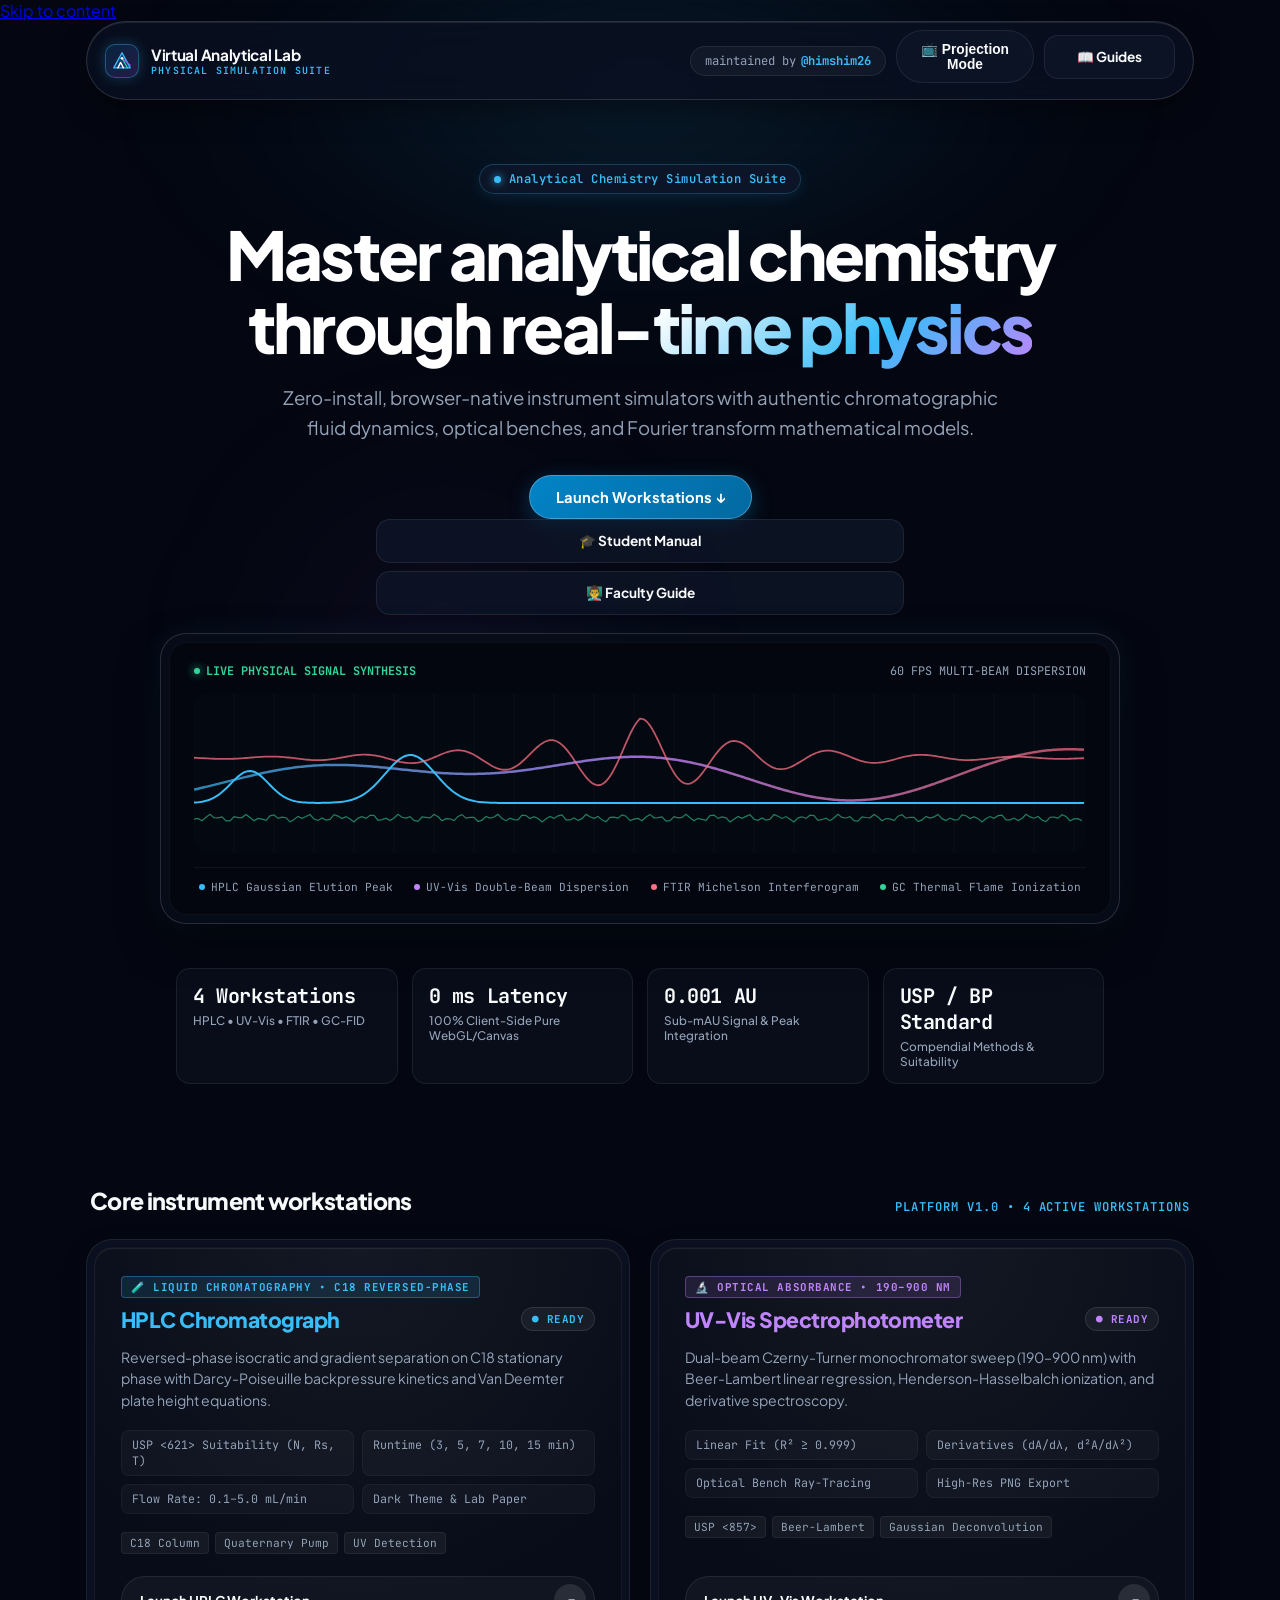
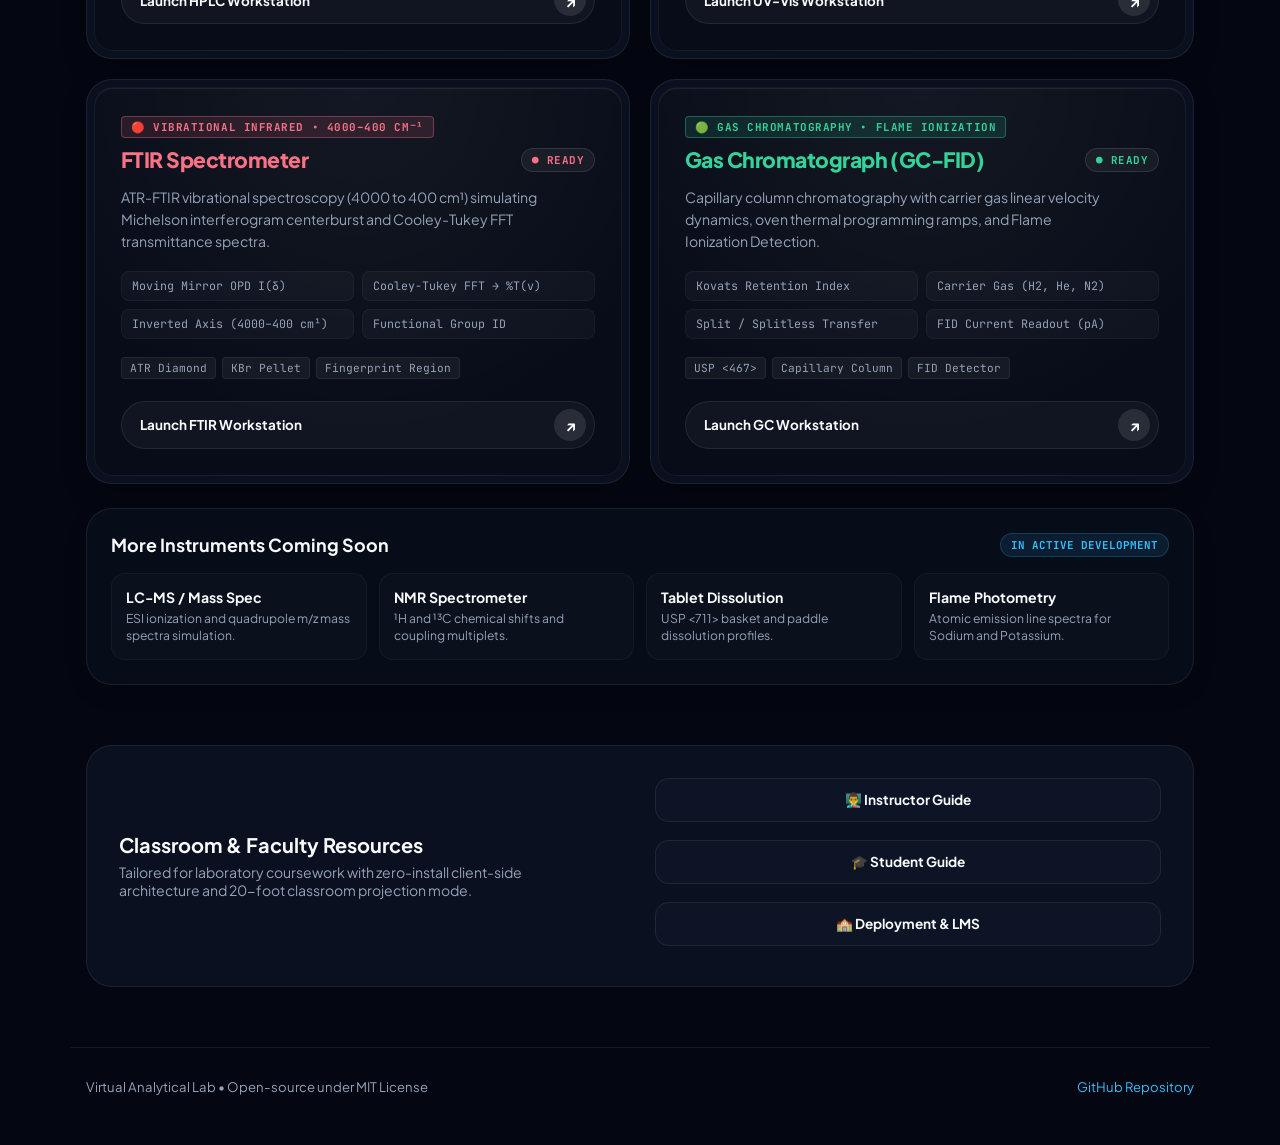
<file: index.html>
<!DOCTYPE html>
<html lang="en">
<head>
  <meta charset="UTF-8">
  <meta name="viewport" content="width=device-width, initial-scale=1.0">
  <title>Virtual Analytical Lab - Educational Simulation Platform</title>
  <meta name="description" content="Master analytical chemistry with free interactive HPLC, UV-Vis, FTIR, and GC-FID simulators featuring authentic physical kinetics, peak integration, and method development.">
  <link rel="canonical" href="https://virtual-analytical-lab.vercel.app/index.html">
  
  <!-- Open Graph / Social Media -->
  <meta property="og:type" content="website">
  <meta property="og:site_name" content="Virtual Analytical Lab">
  <meta property="og:title" content="Virtual Analytical Lab - Educational Simulation Platform">
  <meta property="og:description" content="Master analytical chemistry with free interactive HPLC, UV-Vis, FTIR, and GC-FID simulators with authentic physical rigor.">
  <meta property="og:url" content="https://virtual-analytical-lab.vercel.app/index.html">
  <meta property="og:image" content="https://virtual-analytical-lab.vercel.app/assets/icon-512.png">

  <!-- Twitter Card -->
  <meta name="twitter:card" content="summary_large_image">
  <meta name="twitter:title" content="Virtual Analytical Lab - Educational Simulation Platform">
  <meta name="twitter:description" content="Master analytical chemistry with free interactive HPLC, UV-Vis, FTIR, and GC-FID simulators with authentic physical rigor.">
  <meta name="twitter:image" content="https://virtual-analytical-lab.vercel.app/assets/icon-512.png">

  <!-- JSON-LD Structured Data -->
  <script type="application/ld+json">
  {
    "@context": "https://schema.org",
    "@type": "WebApplication",
    "name": "Virtual Analytical Lab",
    "url": "https://virtual-analytical-lab.vercel.app/index.html",
    "applicationCategory": "EducationalApplication",
    "operatingSystem": "All",
    "browserRequirements": "Requires HTML5/JavaScript",
    "description": "Interactive analytical chemistry simulation suite for HPLC, UV-Vis, FTIR, and GC-FID with authentic instrument physics.",
    "offers": {
      "@type": "Offer",
      "price": "0",
      "priceCurrency": "USD"
    },
    "featureList": [
      "HPLC Reversed-Phase Chromatography Simulator",
      "Double-Beam UV-Vis Spectrophotometer Simulator",
      "FTIR Michelson Interferometer Simulator",
      "GC-FID Capillary Gas Chromatograph Simulator"
    ]
  }
  </script>

  <!-- Google Fonts: Plus Jakarta Sans & JetBrains Mono -->
  <link rel="preconnect" href="https://fonts.googleapis.com">
  <link rel="preconnect" href="https://fonts.gstatic.com" crossorigin>
  <link href="https://fonts.googleapis.com/css2?family=JetBrains+Mono:wght@400;500;600;700&family=Plus+Jakarta+Sans:wght@300;400;500;600;700;800&display=swap" rel="stylesheet">

  <link rel="icon" type="image/svg+xml" href="assets/val-logo-mark.svg">
  <link rel="icon" type="image/x-icon" href="favicon.ico">
  <link rel="manifest" href="manifest.webmanifest">
  <link rel="stylesheet" href="css/global.css">
  
  <style>
    /* ==========================================================================
       DESIGN SYSTEM TOKENS - HIGH-END VISUAL DESIGN (AWWWARDS-TIER)
       ========================================================================== */
    :root {
      --font-sans: 'Plus Jakarta Sans', system-ui, -apple-system, sans-serif;
      --font-mono: 'JetBrains Mono', monospace;

      --bg-base: #040711;
      --bg-surface: #0a1020;
      --bg-surface-elevated: #10192e;
      --bg-card-inner: #070c18;
      
      --border-subtle: rgba(255, 255, 255, 0.08);
      --border-medium: rgba(255, 255, 255, 0.14);
      --border-strong: rgba(255, 255, 255, 0.22);
      
      --text-main: #f8fafc;
      --text-muted: #94a3b8;
      --text-dim: #94a3b8;
      
      --radius-sm: 8px;
      --radius-md: 14px;
      --radius-lg: 20px;
      --radius-xl: 26px;
      --radius-full: 9999px;

      --ease-spring: cubic-bezier(0.32, 0.72, 0, 1);
      --ease-tactile: cubic-bezier(0.16, 1, 0.3, 1);
      --duration-fast: 160ms;
      --duration-normal: 280ms;
      --duration-slow: 450ms;
    }

    body {
      font-family: var(--font-sans);
      background-color: var(--bg-base);
      color: var(--text-main);
      margin: 0;
      padding: 0;
      min-height: 100vh;
      -webkit-font-smoothing: antialiased;
      -moz-osx-font-smoothing: grayscale;
      overflow-x: hidden;
    }

    /* Ambient atmospheric glow mesh */
    .ambient-radial-glow {
      position: fixed;
      top: 0;
      left: 0;
      width: 100%;
      height: 100%;
      pointer-events: none;
      z-index: 0;
      overflow: hidden;
    }
    .glow-orb-primary {
      position: absolute;
      top: -10vw;
      left: 50%;
      transform: translateX(-50%);
      width: 80vw;
      max-width: 1000px;
      height: 450px;
      background: radial-gradient(ellipse at center, rgba(56, 189, 248, 0.12) 0%, rgba(14, 165, 233, 0.04) 45%, transparent 70%);
      filter: blur(60px);
    }
    .glow-orb-secondary {
      position: absolute;
      top: 400px;
      left: 15%;
      width: 500px;
      height: 500px;
      background: radial-gradient(circle, rgba(168, 85, 247, 0.07) 0%, transparent 65%);
      filter: blur(80px);
    }

    /* FLOATING ISLAND NAVIGATION */
    .site-nav-wrap {
      position: sticky;
      top: 20px;
      z-index: 100;
      padding: 0 16px;
      max-width: 1140px;
      margin: 0 auto;
    }
    .site-nav-pill {
      background: rgba(10, 16, 32, 0.78);
      backdrop-filter: blur(20px);
      -webkit-backdrop-filter: blur(20px);
      border: 1px solid var(--border-medium);
      border-radius: var(--radius-full);
      padding: 8px 18px;
      display: flex;
      justify-content: space-between;
      align-items: center;
      box-shadow: 0 12px 32px -8px rgba(0, 0, 0, 0.5), inset 0 1px 1px rgba(255, 255, 255, 0.1);
      transition: border-color var(--duration-fast) ease;
    }
    .site-nav-pill:hover {
      border-color: var(--border-strong);
    }
    .brand-mark {
      display: flex;
      align-items: center;
      gap: 12px;
      text-decoration: none;
      color: inherit;
    }
    .brand-glyph {
      width: 34px;
      height: 34px;
      border-radius: 10px;
      background: linear-gradient(135deg, rgba(2, 132, 199, 0.2), rgba(168, 85, 247, 0.2));
      border: 1px solid rgba(56, 189, 248, 0.35);
      display: flex;
      align-items: center;
      justify-content: center;
      box-shadow: 0 0 14px rgba(56, 189, 248, 0.25);
    }
    .brand-text-group {
      display: flex;
      flex-direction: column;
    }
    .brand-name {
      font-size: 0.96rem;
      font-weight: 700;
      letter-spacing: -0.02em;
      color: var(--text-main);
    }
    .brand-subtitle {
      font-size: 0.62rem;
      font-family: var(--font-mono);
      color: #38bdf8;
      letter-spacing: 0.12em;
      text-transform: uppercase;
      font-weight: 600;
    }
    .nav-actions {
      display: flex;
      align-items: center;
      gap: 10px;
    }
    .nav-maintainer-badge {
      display: inline-flex;
      align-items: center;
      gap: 5px;
      font-size: 0.76rem;
      font-family: var(--font-mono);
      color: var(--text-muted);
      text-decoration: none;
      padding: 6px 14px;
      border-radius: var(--radius-full);
      background: rgba(255, 255, 255, 0.04);
      border: 1px solid rgba(255, 255, 255, 0.08);
      transition: all 0.2s ease;
      white-space: nowrap;
    }
    .nav-maintainer-badge:hover {
      color: #f8fafc;
      background: rgba(56, 189, 248, 0.12);
      border-color: rgba(56, 189, 248, 0.35);
      box-shadow: 0 0 16px rgba(56, 189, 248, 0.2);
      transform: translateY(-1px);
    }
    .nav-maintainer-badge .maintainer-handle {
      color: #38bdf8;
      font-weight: 700;
    }
    .nav-maintainer-badge:hover .maintainer-handle {
      text-decoration: underline;
    }
    @media (max-width: 640px) {
      .nav-maintainer-badge {
        display: none;
      }
    }

    /* HERO SECTION */
    .hero-wrap {
      max-width: 1080px;
      margin: 0 auto;
      padding: 64px 20px 48px;
      text-align: center;
      position: relative;
      z-index: 10;
      display: flex;
      flex-direction: column;
      align-items: center;
    }
    .hero-eyebrow {
      display: inline-flex;
      align-items: center;
      gap: 8px;
      padding: 6px 14px;
      background: rgba(15, 23, 42, 0.85);
      border: 1px solid rgba(56, 189, 248, 0.25);
      border-radius: var(--radius-full);
      font-size: 0.76rem;
      font-family: var(--font-mono);
      font-weight: 600;
      color: #38bdf8;
      letter-spacing: 0.04em;
      margin-bottom: 24px;
      box-shadow: 0 4px 14px rgba(56, 189, 248, 0.1);
    }
    .hero-eyebrow-dot {
      width: 7px;
      height: 7px;
      border-radius: 50%;
      background: #38bdf8;
      box-shadow: 0 0 8px #38bdf8;
      animation: pulseDot 2.4s infinite ease-in-out;
    }
    @keyframes pulseDot {
      0%, 100% { opacity: 0.5; transform: scale(1); }
      50% { opacity: 1; transform: scale(1.3); }
    }

    .hero-headline {
      font-size: clamp(2.4rem, 5.4vw, 4.2rem);
      font-weight: 800;
      line-height: 1.08;
      letter-spacing: -0.04em;
      color: #ffffff;
      margin: 0 0 20px;
      max-width: 20ch;
      text-wrap: balance;
    }
    .hero-headline .gradient-text {
      background: linear-gradient(135deg, #ffffff 30%, #38bdf8 70%, #c084fc 100%);
      -webkit-background-clip: text;
      -webkit-text-fill-color: transparent;
    }

    .hero-subtext {
      text-wrap: pretty;
      font-size: clamp(1rem, 1.8vw, 1.16rem);
      color: var(--text-muted);
      line-height: 1.6;
      margin: 0 0 32px;
      max-width: 52ch;
      text-wrap: balance;
    }

    .hero-ctas {
      display: flex;
      flex-wrap: wrap;
      justify-content: center;
      gap: 14px;
      margin-bottom: 40px;
    }

    /* BUTTONS */
    .btn-primary {
      background: linear-gradient(135deg, #0284c7 0%, #0369a1 100%);
      color: #ffffff;
      padding: 12px 26px;
      border-radius: var(--radius-full);
      font-weight: 700;
      font-size: 0.92rem;
      text-decoration: none;
      border: 1px solid rgba(255, 255, 255, 0.25);
      display: inline-flex;
      align-items: center;
      gap: 8px;
      transition: transform var(--duration-fast) var(--ease-tactile), box-shadow var(--duration-fast) ease;
      cursor: pointer;
      box-shadow: 0 6px 20px rgba(2, 132, 199, 0.35);
    }
    .btn-primary:hover {
      transform: translateY(-2px);
      box-shadow: 0 10px 28px rgba(2, 132, 199, 0.5);
    }
    .btn-secondary {
      background: rgba(15, 23, 42, 0.7);
      color: var(--text-main);
      min-height: 44px;
      padding: 10px 20px;
      border-radius: var(--radius-full);
      font-weight: 600;
      font-size: 0.86rem;
      text-decoration: none;
      border: 1px solid var(--border-subtle);
      display: inline-flex;
      align-items: center;
      justify-content: center;
      gap: 6px;
      transition: border-color var(--duration-fast) ease, transform var(--duration-fast) var(--ease-tactile), background var(--duration-fast) ease;
      cursor: pointer;
    }
    .btn-secondary:hover {
      border-color: var(--border-strong);
      background: rgba(30, 41, 59, 0.7);
      transform: translateY(-1px);
    }
    .btn-secondary.active {
      background: #0284c7;
      color: #ffffff;
      border-color: #38bdf8;
    }
    .btn-primary:active, .btn-secondary:active, .bento-card:active {
      transform: scale(0.98);
    }

    /* LIVING LABORATORY HERO SPECIMEN STAGE */
    .hero-specimen-stage {
      width: 100%;
      max-width: 960px;
      margin: 10px auto 44px;
      background: rgba(8, 13, 25, 0.85);
      border: 1px solid var(--border-medium);
      border-radius: var(--radius-xl);
      padding: 8px;
      box-shadow: 0 20px 50px -12px rgba(0, 0, 0, 0.6), 0 0 30px rgba(56, 189, 248, 0.08);
      position: relative;
      overflow: hidden;
    }
    .hero-specimen-inner {
      background: #03060f;
      border: 1px solid rgba(255, 255, 255, 0.04);
      border-radius: calc(var(--radius-xl) - 8px);
      padding: 20px 24px;
      position: relative;
    }
    .hero-specimen-header {
      display: flex;
      justify-content: space-between;
      align-items: center;
      margin-bottom: 14px;
      font-family: var(--font-mono);
      font-size: 0.74rem;
      color: var(--text-dim);
    }
    .specimen-live-badge {
      display: inline-flex;
      align-items: center;
      gap: 6px;
      color: #34d399;
      font-weight: 700;
    }
    .specimen-live-dot {
      width: 6px;
      height: 6px;
      border-radius: 50%;
      background: #34d399;
      box-shadow: 0 0 8px #34d399;
      animation: pulseDot 1.8s infinite ease-in-out;
    }
    #heroWaveCanvas {
      width: 100%;
      height: 160px;
      display: block;
      border-radius: var(--radius-md);
      background: rgba(5, 10, 20, 0.5);
    }
    .specimen-labels {
      display: flex;
      justify-content: space-around;
      flex-wrap: wrap;
      gap: 12px;
      margin-top: 14px;
      padding-top: 12px;
      border-top: 1px solid rgba(255, 255, 255, 0.05);
      font-family: var(--font-mono);
      font-size: 0.7rem;
      color: var(--text-muted);
    }
    .specimen-pill {
      display: flex;
      align-items: center;
      gap: 6px;
    }
    .specimen-pill-dot {
      width: 6px;
      height: 6px;
      border-radius: 50%;
    }

    /* TELEMETRY METRICS TICKER STRIP */
    .telemetry-ticker {
      display: grid;
      grid-template-columns: repeat(4, 1fr);
      gap: 14px;
      width: 100%;
      max-width: 960px;
      margin: 0 auto 54px;
      padding: 0 16px;
      box-sizing: border-box;
    }
    @media (max-width: 768px) {
      .telemetry-ticker {
        grid-template-columns: repeat(2, 1fr);
      }
    }
    .telemetry-card {
      background: rgba(11, 17, 32, 0.65);
      border: 1px solid var(--border-subtle);
      border-radius: var(--radius-md);
      padding: 14px 16px;
      text-align: left;
    }
    .telemetry-val {
      font-family: var(--font-mono);
      font-size: 1.25rem;
      font-weight: 700;
      color: var(--text-main);
      letter-spacing: -0.02em;
    }
    .telemetry-label {
      font-size: 0.74rem;
      color: var(--text-dim);
      margin-top: 4px;
      font-weight: 500;
    }

    /* BENTO WORKSTATION SECTION */
    .workstations-section {
      max-width: 1140px;
      margin: 0 auto 60px;
      padding: 0 16px;
      width: 100%;
      box-sizing: border-box;
      position: relative;
      z-index: 10;
    }
    .section-header {
      display: flex;
      justify-content: space-between;
      align-items: flex-end;
      margin-bottom: 24px;
      padding: 0 4px;
    }
    .section-title {
      font-size: 1.45rem;
      font-weight: 800;
      color: var(--text-main);
      letter-spacing: -0.03em;
      margin: 0;
    }
    .section-subtitle {
      font-size: 0.76rem;
      color: #38bdf8;
      font-family: var(--font-mono);
      font-weight: 600;
      letter-spacing: 0.08em;
    }

    .bento-grid {
      display: grid;
      grid-template-columns: repeat(2, 1fr);
      gap: 20px;
    }
    @media (max-width: 768px) {
      .bento-grid {
        grid-template-columns: 1fr;
      }
    }

    /* CONCENTRIC DOUBLE-BEZEL BENTO CARDS */
    .bento-card {
      --card-accent: #38bdf8;
      --card-glow: rgba(56, 189, 248, 0.25);
      background: rgba(14, 21, 38, 0.7);
      border: 1px solid var(--border-subtle);
      border-radius: var(--radius-xl);
      padding: 7px;
      text-decoration: none;
      color: inherit;
      display: flex;
      flex-direction: column;
      transition: transform var(--duration-normal) var(--ease-spring), border-color var(--duration-normal) ease, box-shadow var(--duration-normal) ease;
      box-shadow: 0 10px 30px -8px rgba(0, 0, 0, 0.4);
      position: relative;
      cursor: pointer;
    }
    .bento-card.card-hplc {
      --card-accent: #38bdf8;
      --card-glow: rgba(56, 189, 248, 0.35);
      --card-glow-mobile: rgba(56, 189, 248, 0.16);
      --card-border-mobile: rgba(56, 189, 248, 0.5);
    }
    .bento-card.card-uvvis {
      --card-accent: #c084fc;
      --card-glow: rgba(192, 132, 252, 0.35);
      --card-glow-mobile: rgba(192, 132, 252, 0.16);
      --card-border-mobile: rgba(192, 132, 252, 0.5);
    }
    .bento-card.card-ftir {
      --card-accent: #fb7185;
      --card-glow: rgba(251, 113, 133, 0.35);
      --card-glow-mobile: rgba(251, 113, 133, 0.16);
      --card-border-mobile: rgba(251, 113, 133, 0.5);
    }
    .bento-card.card-gc {
      --card-accent: #34d399;
      --card-glow: rgba(52, 211, 153, 0.35);
      --card-glow-mobile: rgba(52, 211, 153, 0.16);
      --card-border-mobile: rgba(52, 211, 153, 0.5);
    }

    .card-category-pill {
      display: inline-flex;
      align-items: center;
      gap: 6px;
      font-size: 0.68rem;
      font-family: var(--font-mono);
      font-weight: 700;
      letter-spacing: 0.05em;
      text-transform: uppercase;
      margin-bottom: 8px;
      padding: 3px 9px;
      border-radius: 4px;
      width: fit-content;
    }
    .card-category-pill.pill-hplc { color: #38bdf8; border: 1px solid rgba(56, 189, 248, 0.35); background: rgba(56, 189, 248, 0.12); }
    .card-category-pill.pill-uvvis { color: #c084fc; border: 1px solid rgba(192, 132, 252, 0.35); background: rgba(192, 132, 252, 0.12); }
    .card-category-pill.pill-ftir { color: #fb7185; border: 1px solid rgba(251, 113, 133, 0.35); background: rgba(251, 113, 133, 0.12); }
    .card-category-pill.pill-gc { color: #34d399; border: 1px solid rgba(52, 211, 153, 0.35); background: rgba(52, 211, 153, 0.12); }

    .bento-card-inner {
      background: radial-gradient(circle at var(--mouse-x, 50%) var(--mouse-y, 0%), rgba(255, 255, 255, 0.05), transparent 75%), var(--bg-card-inner);
      border: 1px solid rgba(255, 255, 255, 0.05);
      border-radius: calc(var(--radius-xl) - 7px);
      padding: 26px;
      height: 100%;
      box-sizing: border-box;
      display: flex;
      flex-direction: column;
      justify-content: space-between;
      box-shadow: inset 0 1px 1px rgba(255, 255, 255, 0.09);
      position: relative;
      overflow: hidden;
    }
    .bento-card:hover {
      transform: translateY(-5px);
      border-color: var(--card-accent);
      box-shadow: 0 18px 40px -10px var(--card-glow);
    }
    .bento-card:hover .bento-card-inner {
      border-color: rgba(255, 255, 255, 0.12);
    }

    @media (max-width: 768px) {
      .bento-card {
        border: 1.5px solid var(--card-border-mobile) !important;
        border-top: 4px solid var(--card-accent) !important;
        box-shadow: 0 8px 24px -6px var(--card-glow), inset 0 1px 0 rgba(255, 255, 255, 0.1) !important;
        margin-bottom: 14px;
      }
      .bento-card-inner {
        padding: 20px 16px;
        background: linear-gradient(180deg, var(--card-glow-mobile) 0%, rgba(11, 17, 32, 0.96) 45%);
        border: 1px solid rgba(255, 255, 255, 0.08);
      }
      .card-instrument-title {
        font-size: 1.25rem !important;
      }
      .btn-nested-action {
        background: rgba(255, 255, 255, 0.08);
        border: 1px solid var(--card-accent) !important;
        color: #ffffff !important;
      }
      .btn-nested-action .btn-nested-icon {
        background: var(--card-accent) !important;
        color: #030712 !important;
      }
    }

    .card-head {
      display: flex;
      justify-content: space-between;
      align-items: center;
      margin-bottom: 12px;
    }
    .card-instrument-title {
      font-size: 1.32rem;
      font-weight: 800;
      color: var(--text-main);
      letter-spacing: -0.025em;
      margin: 0;
    }
    .card-status-badge {
      font-family: var(--font-mono);
      font-size: 0.68rem;
      font-weight: 700;
      color: var(--card-accent);
      background: rgba(255, 255, 255, 0.05);
      border: 1px solid rgba(255, 255, 255, 0.1);
      padding: 4px 10px;
      border-radius: var(--radius-full);
      letter-spacing: 0.04em;
    }

    .card-description {
      text-wrap: pretty;
      font-size: 0.88rem;
      color: var(--text-muted);
      line-height: 1.55;
      margin-bottom: 18px;
    }

    .card-spec-grid {
      display: grid;
      grid-template-columns: repeat(2, 1fr);
      gap: 8px;
      margin-bottom: 18px;
      font-family: var(--font-mono);
      font-size: 0.73rem;
      color: var(--text-muted);
    }
    .card-spec-row {
      background: rgba(255, 255, 255, 0.03);
      border: 1px solid rgba(255, 255, 255, 0.04);
      padding: 6px 10px;
      border-radius: var(--radius-sm);
    }

    .card-tags {
      display: flex;
      flex-wrap: wrap;
      gap: 6px;
      margin-bottom: 22px;
    }
    .tag-item {
      font-size: 0.7rem;
      font-family: var(--font-mono);
      padding: 3px 8px;
      border-radius: 4px;
      background: rgba(255, 255, 255, 0.05);
      color: var(--text-muted);
      border: 1px solid rgba(255, 255, 255, 0.06);
    }

    /* BUTTON-IN-BUTTON KINETIC COIN */
    .btn-nested-action {
      display: flex;
      justify-content: space-between;
      align-items: center;
      background: rgba(255, 255, 255, 0.04);
      border: 1px solid rgba(255, 255, 255, 0.08);
      border-radius: var(--radius-full);
      padding: 7px 8px 7px 18px;
      font-size: 0.84rem;
      font-weight: 700;
      color: var(--text-main);
      transition: background var(--duration-fast) ease, border-color var(--duration-fast) ease;
    }
    .bento-card:hover .btn-nested-action {
      background: var(--card-accent);
      color: #030712;
      border-color: var(--card-accent);
    }
    .btn-nested-icon {
      width: 32px;
      height: 32px;
      border-radius: 50%;
      background: rgba(255, 255, 255, 0.1);
      display: flex;
      align-items: center;
      justify-content: center;
      font-size: 1rem;
      transition: transform var(--duration-normal) var(--ease-spring), background var(--duration-fast) ease;
    }
    .bento-card:hover .btn-nested-icon {
      background: rgba(0, 0, 0, 0.2);
      transform: translate(3px, -3px) scale(1.1);
    }

    /* COMING SOON EXPANSION ROW */
    .teaser-card {
      margin-top: 24px;
      background: rgba(11, 17, 32, 0.6);
      border: 1px solid var(--border-subtle);
      border-radius: var(--radius-xl);
      padding: 24px;
      box-shadow: 0 8px 24px -6px rgba(0, 0, 0, 0.3);
    }
    .teaser-head {
      display: flex;
      justify-content: space-between;
      align-items: center;
      margin-bottom: 16px;
    }
    .teaser-title {
      font-size: 1.12rem;
      font-weight: 700;
      color: var(--text-main);
      margin: 0;
    }
    .teaser-pill {
      font-size: 0.68rem;
      font-family: var(--font-mono);
      font-weight: 700;
      color: #38bdf8;
      background: rgba(56, 189, 248, 0.1);
      border: 1px solid rgba(56, 189, 248, 0.2);
      padding: 4px 10px;
      border-radius: var(--radius-full);
    }
    .teaser-grid {
      display: grid;
      grid-template-columns: repeat(4, 1fr);
      gap: 12px;
    }
    @media (max-width: 768px) {
      .teaser-grid {
        grid-template-columns: 1fr;
      }
    }
    .teaser-box {
      background: rgba(255, 255, 255, 0.02);
      border: 1px solid rgba(255, 255, 255, 0.04);
      border-radius: var(--radius-md);
      padding: 14px;
    }
    .teaser-name {
      font-size: 0.88rem;
      font-weight: 700;
      color: var(--text-main);
      margin-bottom: 4px;
    }
    .teaser-desc {
      text-wrap: pretty;
      font-size: 0.76rem;
      color: var(--text-dim);
      line-height: 1.45;
    }

    /* FACULTY & DOCS SECTION */
    .docs-section {
      max-width: 1140px;
      margin: 0 auto 60px;
      padding: 0 16px;
      box-sizing: border-box;
      position: relative;
      z-index: 10;
    }
    .docs-container {
      background: rgba(14, 21, 38, 0.7);
      border: 1px solid var(--border-subtle);
      border-radius: var(--radius-xl);
      padding: 32px;
      display: flex;
      justify-content: space-between;
      align-items: center;
      flex-wrap: wrap;
      gap: 20px;
    }
    .docs-text h3 {
      font-size: 1.25rem;
      font-weight: 700;
      color: var(--text-main);
      margin: 0 0 6px;
    }
    .docs-text p {
      text-wrap: pretty;
      font-size: 0.88rem;
      color: var(--text-muted);
      margin: 0;
      max-width: 48ch;
    }
    .docs-links {
      display: flex;
      flex-wrap: wrap;
      gap: 10px;
    }
    .btn-guide-trigger {
      cursor: pointer;
      display: inline-flex;
      align-items: center;
      gap: 6px;
      padding: 9px 16px;
      font-size: 0.85rem;
      font-weight: 700;
      border-radius: var(--radius-md);
      font-family: inherit;
      transition: all 0.2s ease;
      text-decoration: none;
    }
    .btn-guide-trigger:hover {
      transform: translateY(-2px);
      box-shadow: 0 6px 16px rgba(56, 189, 248, 0.2);
    }

    /* GUIDE POPUP MODAL STYLING */
    .guide-modal-backdrop {
      position: fixed;
      inset: 0;
      background: rgba(2, 6, 23, 0.85);
      backdrop-filter: blur(12px);
      -webkit-backdrop-filter: blur(12px);
      z-index: 9999;
      display: flex;
      align-items: center;
      justify-content: center;
      padding: 16px;
      opacity: 0;
      pointer-events: none;
      transition: opacity 0.25s ease;
    }
    .guide-modal-backdrop.active {
      opacity: 1;
      pointer-events: auto;
    }
    .guide-modal-dialog {
      background: #0b1120;
      border: 1px solid rgba(56, 189, 248, 0.35);
      box-shadow: 0 25px 60px -12px rgba(0, 0, 0, 0.9), 0 0 40px rgba(56, 189, 248, 0.15);
      border-radius: 16px;
      width: 100%;
      max-width: 900px;
      max-height: 88vh;
      display: flex;
      flex-direction: column;
      transform: scale(0.96) translateY(12px);
      transition: transform 0.25s cubic-bezier(0.16, 1, 0.3, 1);
      overflow: hidden;
    }
    .guide-modal-backdrop.active .guide-modal-dialog {
      transform: scale(1) translateY(0);
    }
    .guide-modal-header {
      padding: 16px 20px;
      background: linear-gradient(135deg, rgba(2, 132, 199, 0.15) 0%, rgba(15, 23, 42, 0.95) 100%);
      border-bottom: 1px solid rgba(56, 189, 248, 0.2);
      display: flex;
      justify-content: space-between;
      align-items: center;
      gap: 12px;
    }
    .guide-modal-tabs {
      display: flex;
      gap: 6px;
      padding: 10px 20px;
      background: #020810;
      border-bottom: 1px solid #1e293b;
      overflow-x: auto;
    }
    .guide-tab-btn {
      padding: 6px 14px;
      font-size: 0.8rem;
      font-family: var(--font-mono);
      font-weight: 700;
      border-radius: 6px;
      border: 1px solid #334155;
      background: rgba(255, 255, 255, 0.04);
      color: #94a3b8;
      cursor: pointer;
      white-space: nowrap;
      transition: all 0.15s ease;
    }
    .guide-tab-btn.active {
      background: rgba(56, 189, 248, 0.2);
      border-color: #38bdf8;
      color: #38bdf8;
    }
    .guide-modal-body {
      padding: 24px;
      overflow-y: auto;
      color: #cbd5e1;
      font-size: 0.88rem;
      line-height: 1.6;
    }
    .guide-modal-body h2 { color: #f8fafc; font-size: 1.25rem; margin-top: 0; margin-bottom: 12px; border-bottom: 1px solid #1e293b; padding-bottom: 8px; }
    .guide-modal-body h3 { color: #38bdf8; font-size: 1.05rem; margin-top: 20px; margin-bottom: 8px; font-family: var(--font-mono); }
    .guide-modal-body table { width: 100%; border-collapse: collapse; margin: 14px 0; font-size: 0.8rem; }
    .guide-modal-body th, .guide-modal-body td { border: 1px solid #334155; padding: 8px 10px; text-align: left; }
    .guide-modal-body th { background: #0b1120; color: #38bdf8; font-family: var(--font-mono); }
    .guide-modal-body tr:nth-child(even) { background: rgba(255, 255, 255, 0.02); }
    .guide-modal-body pre { background: #020810; border: 1px solid #1e293b; border-radius: 6px; padding: 12px; overflow-x: auto; font-family: var(--font-mono); font-size: 0.78rem; color: #34d399; }
    .guide-modal-footer {
      padding: 12px 20px;
      background: #020810;
      border-top: 1px solid #1e293b;
      display: flex;
      justify-content: space-between;
      align-items: center;
      flex-wrap: wrap;
      gap: 10px;
    }

    /* FOOTER */
    .site-footer {
      max-width: 1140px;
      margin: 0 auto;
      padding: 30px 16px 50px;
      border-top: 1px solid var(--border-subtle);
      display: flex;
      justify-content: space-between;
      align-items: center;
      flex-wrap: wrap;
      gap: 16px;
      font-size: 0.82rem;
      color: var(--text-dim);
      position: relative;
      z-index: 10;
    }
    .site-footer a {
      color: #38bdf8;
      text-decoration: none;
    }
    .site-footer a:hover {
      text-decoration: underline;
    }

    /* Staggered Scroll Animation Elements */
    .reveal-on-scroll {
      opacity: 0;
      transform: translateY(24px);
      transition: opacity 0.7s var(--ease-spring), transform 0.7s var(--ease-spring);
    }
    .reveal-on-scroll.revealed {
      opacity: 1;
      transform: translateY(0);
    }

    /* PROJECTION MODE HIGH-CONTRAST CLASSROOM INVERSION */
    body.projection-mode {
      --bg-base: #ffffff;
      --bg-surface: #f1f5f9;
      --bg-surface-elevated: #e2e8f0;
      --bg-card-inner: #ffffff;
      --border-subtle: #cbd5e1;
      --border-medium: #94a3b8;
      --border-strong: #475569;
      --text-main: #000000;
      --text-muted: #334155;
      --text-dim: #475569;
    }
    body.projection-mode .ambient-radial-glow {
      display: none;
    }
    body.projection-mode .site-nav-pill,
    body.projection-mode .hero-specimen-stage,
    body.projection-mode .bento-card,
    body.projection-mode .teaser-card,
    body.projection-mode .docs-container {
      background: #ffffff;
      border-color: #94a3b8;
      box-shadow: 0 4px 16px rgba(0, 0, 0, 0.08);
    }
    body.projection-mode .hero-headline .gradient-text {
      background: none;
      -webkit-text-fill-color: #000000;
      color: #000000;
    }
    body.projection-mode #heroWaveCanvas {
      background: #f8fafc;
    }
  </style>
</head>
<body>

  <!-- Skip link for accessibility -->
  <a class="skip-link" href="#mainContent">Skip to content</a>

  <!-- Ambient background glow mesh -->
  <div class="ambient-radial-glow" aria-hidden="true">
    <div class="glow-orb-primary"></div>
    <div class="glow-orb-secondary"></div>
  </div>

  <!-- FLOATING ISLAND NAVIGATION -->
  <header class="site-nav-wrap">
    <nav class="site-nav-pill" aria-label="Main Navigation">
      <a class="brand-mark" href="index.html">
        <div class="brand-glyph" aria-hidden="true">
          <svg width="22" height="22" viewBox="0 0 32 32" fill="none" xmlns="http://www.w3.org/2000/svg">
            <path d="M16 4L28 26H4L16 4Z" stroke="#38bdf8" stroke-width="2" stroke-linejoin="round" fill="rgba(2, 132, 199, 0.25)"/>
            <path d="M16 12L24 26" stroke="#34d399" stroke-width="1.8" stroke-linecap="round"/>
            <path d="M16 12L28 22" stroke="#a855f7" stroke-width="1.5" stroke-linecap="round"/>
            <path d="M10 26L14 18L18 26" stroke="#ffffff" stroke-width="2" stroke-linecap="round" stroke-linejoin="round"/>
            <circle cx="16" cy="12" r="2" fill="#ffffff"/>
          </svg>
        </div>
        <div class="brand-text-group">
          <div class="brand-name">Virtual Analytical Lab</div>
          <div class="brand-subtitle">PHYSICAL SIMULATION SUITE</div>
        </div>
      </a>
      <div class="nav-actions">
        <a href="https://himshim.github.io/" target="_blank" rel="noopener" class="nav-maintainer-badge" title="Maintained by @himshim26 (himshim.github.io)">
          maintained by <span class="maintainer-handle">@himshim26</span>
        </a>
        <button id="toggleProjectionBtn" class="btn-secondary" aria-label="Toggle 20-foot classroom projection mode">
          📺 Projection Mode
        </button>
        <button type="button" class="btn-secondary btn-guide-trigger" onclick="window.openGuideModal('student')">
          📖 Guides
        </button>
      </div>
    </nav>
  </header>

  <!-- HERO SECTION -->
  <section class="hero-wrap">
    <div class="hero-eyebrow">
      <span class="hero-eyebrow-dot"></span>
      Analytical Chemistry Simulation Suite
    </div>

    <h1 class="hero-headline">
      Master analytical chemistry through <span class="gradient-text">real-time physics</span>
    </h1>

    <p class="hero-subtext">
      Zero-install, browser-native instrument simulators with authentic chromatographic fluid dynamics, optical benches, and Fourier transform mathematical models.
    </p>

    <!-- HERO ACTION BUTTONS -->
    <div class="hero-actions">
      <a href="#workstations" class="btn-primary">
        Launch Workstations ↓
      </a>
      <button type="button" class="btn-secondary btn-guide-trigger" onclick="window.openGuideModal('student')">
        🎓 Student Manual
      </button>
      <button type="button" class="btn-secondary btn-guide-trigger" onclick="window.openGuideModal('instructor')">
        👨‍🏫 Faculty Guide
      </button>
    </div>

    <!-- LIVING LABORATORY HERO SPECIMEN STAGE -->
    <div class="hero-specimen-stage" aria-label="Interactive Physics Signal Demonstration">
      <div class="hero-specimen-inner">
        <div class="hero-specimen-header">
          <div class="specimen-live-badge">
            <span class="specimen-live-dot"></span>
            LIVE PHYSICAL SIGNAL SYNTHESIS
          </div>
          <div>60 FPS MULTI-BEAM DISPERSION</div>
        </div>
        <canvas id="heroWaveCanvas" role="img" aria-label="Real-time multi-beam physical signal synthesis demonstrating HPLC chromatographic elution peaks, UV-Vis double-beam optical dispersion, FTIR Michelson interferogram centerburst, and GC thermal flame ionization."></canvas>
        <div class="specimen-labels">
          <div class="specimen-pill"><span class="specimen-pill-dot" style="background:#38bdf8"></span> HPLC Gaussian Elution Peak</div>
          <div class="specimen-pill"><span class="specimen-pill-dot" style="background:#c084fc"></span> UV-Vis Double-Beam Dispersion</div>
          <div class="specimen-pill"><span class="specimen-pill-dot" style="background:#fb7185"></span> FTIR Michelson Interferogram</div>
          <div class="specimen-pill"><span class="specimen-pill-dot" style="background:#34d399"></span> GC Thermal Flame Ionization</div>
        </div>
      </div>
    </div>

    <!-- COMPENDIAL TELEMETRY TICKER -->
    <div class="telemetry-ticker">
      <div class="telemetry-card">
        <div class="telemetry-val">4 Workstations</div>
        <div class="telemetry-label">HPLC • UV-Vis • FTIR • GC-FID</div>
      </div>
      <div class="telemetry-card">
        <div class="telemetry-val">0 ms Latency</div>
        <div class="telemetry-label">100% Client-Side Pure WebGL/Canvas</div>
      </div>
      <div class="telemetry-card">
        <div class="telemetry-val">0.001 AU</div>
        <div class="telemetry-label">Sub-mAU Signal &amp; Peak Integration</div>
      </div>
      <div class="telemetry-card">
        <div class="telemetry-val">USP / BP Standard</div>
        <div class="telemetry-label">Compendial Methods &amp; Suitability</div>
      </div>
    </div>
  </section>

  <!-- BENTO WORKSTATION SECTION -->
  <main class="workstations-section" id="workstations">
    <div class="section-header">
      <div>
        <h2 class="section-title">Core instrument workstations</h2>
      </div>
      <div class="section-subtitle">PLATFORM V1.0 • 4 ACTIVE WORKSTATIONS</div>
    </div>

    <div class="bento-grid">

      <!-- 1. HPLC CHROMATOGRAPH -->
      <a class="workstation-card bento-card card-hplc reveal-on-scroll" href="instruments/hplc/index.html" aria-label="Launch HPLC Workstation">
        <div class="bento-card-inner">
          <div>
            <div class="card-category-pill pill-hplc">🧪 LIQUID CHROMATOGRAPHY • C18 REVERSED-PHASE</div>
            <div class="card-head">
              <h3 class="card-instrument-title" style="color:#38bdf8;">HPLC Chromatograph</h3>
              <span class="card-status-badge">● READY</span>
            </div>
            <p class="card-description">
              Reversed-phase isocratic and gradient separation on C18 stationary phase with Darcy-Poiseuille backpressure kinetics and Van Deemter plate height equations.
            </p>
            <div class="card-spec-grid">
              <div class="card-spec-row">USP &lt;621&gt; Suitability (N, Rs, T)</div>
              <div class="card-spec-row">Runtime (3, 5, 7, 10, 15 min)</div>
              <div class="card-spec-row">Flow Rate: 0.1–5.0 mL/min</div>
              <div class="card-spec-row">Dark Theme &amp; Lab Paper</div>
            </div>
            <div class="card-tags">
              <span class="tag-item">C18 Column</span>
              <span class="tag-item">Quaternary Pump</span>
              <span class="tag-item">UV Detection</span>
            </div>
          </div>
          <div class="btn-nested-action">
            <span>Launch HPLC Workstation</span>
            <div class="btn-nested-icon">↗</div>
          </div>
        </div>
      </a>

      <!-- 2. UV-VIS SPECTROPHOTOMETER -->
      <a class="workstation-card bento-card card-uvvis reveal-on-scroll" href="instruments/uvvis/index.html" aria-label="Launch UV-Vis Spectrophotometer">
        <div class="bento-card-inner">
          <div>
            <div class="card-category-pill pill-uvvis">🔬 OPTICAL ABSORBANCE • 190–900 NM</div>
            <div class="card-head">
              <h3 class="card-instrument-title" style="color:#c084fc;">UV-Vis Spectrophotometer</h3>
              <span class="card-status-badge">● READY</span>
            </div>
            <p class="card-description">
              Dual-beam Czerny-Turner monochromator sweep (190–900 nm) with Beer-Lambert linear regression, Henderson-Hasselbalch ionization, and derivative spectroscopy.
            </p>
            <div class="card-spec-grid">
              <div class="card-spec-row">Linear Fit (R&sup2; &ge; 0.999)</div>
              <div class="card-spec-row">Derivatives (dA/d&lambda;, d&sup2;A/d&lambda;&sup2;)</div>
              <div class="card-spec-row">Optical Bench Ray-Tracing</div>
              <div class="card-spec-row">High-Res PNG Export</div>
            </div>
            <div class="card-tags">
              <span class="tag-item">USP &lt;857&gt;</span>
              <span class="tag-item">Beer-Lambert</span>
              <span class="tag-item">Gaussian Deconvolution</span>
            </div>
          </div>
          <div class="btn-nested-action">
            <span>Launch UV-Vis Workstation</span>
            <div class="btn-nested-icon">↗</div>
          </div>
        </div>
      </a>

      <!-- 3. FTIR SPECTROMETER -->
      <a class="workstation-card bento-card card-ftir reveal-on-scroll" href="instruments/ftir/index.html" aria-label="Launch FTIR Spectrometer">
        <div class="bento-card-inner">
          <div>
            <div class="card-category-pill pill-ftir">🔴 VIBRATIONAL INFRARED • 4000–400 CM⁻¹</div>
            <div class="card-head">
              <h3 class="card-instrument-title" style="color:#fb7185;">FTIR Spectrometer</h3>
              <span class="card-status-badge">● READY</span>
            </div>
            <p class="card-description">
              ATR-FTIR vibrational spectroscopy (4000 to 400 cm&sup1;) simulating Michelson interferogram centerburst and Cooley-Tukey FFT transmittance spectra.
            </p>
            <div class="card-spec-grid">
              <div class="card-spec-row">Moving Mirror OPD I(&delta;)</div>
              <div class="card-spec-row">Cooley-Tukey FFT &rarr; %T(&nu;)</div>
              <div class="card-spec-row">Inverted Axis (4000–400 cm&sup1;)</div>
              <div class="card-spec-row">Functional Group ID</div>
            </div>
            <div class="card-tags">
              <span class="tag-item">ATR Diamond</span>
              <span class="tag-item">KBr Pellet</span>
              <span class="tag-item">Fingerprint Region</span>
            </div>
          </div>
          <div class="btn-nested-action">
            <span>Launch FTIR Workstation</span>
            <div class="btn-nested-icon">↗</div>
          </div>
        </div>
      </a>

      <!-- 4. GAS CHROMATOGRAPH (GC-FID) -->
      <a class="workstation-card bento-card card-gc reveal-on-scroll" href="instruments/gc/index.html" aria-label="Launch Gas Chromatograph">
        <div class="bento-card-inner">
          <div>
            <div class="card-category-pill pill-gc">🟢 GAS CHROMATOGRAPHY • FLAME IONIZATION</div>
            <div class="card-head">
              <h3 class="card-instrument-title" style="color:#34d399;">Gas Chromatograph (GC-FID)</h3>
              <span class="card-status-badge">● READY</span>
            </div>
            <p class="card-description">
              Capillary column chromatography with carrier gas linear velocity dynamics, oven thermal programming ramps, and Flame Ionization Detection.
            </p>
            <div class="card-spec-grid">
              <div class="card-spec-row">Kovats Retention Index</div>
              <div class="card-spec-row">Carrier Gas (H2, He, N2)</div>
              <div class="card-spec-row">Split / Splitless Transfer</div>
              <div class="card-spec-row">FID Current Readout (pA)</div>
            </div>
            <div class="card-tags">
              <span class="tag-item">USP &lt;467&gt;</span>
              <span class="tag-item">Capillary Column</span>
              <span class="tag-item">FID Detector</span>
            </div>
          </div>
          <div class="btn-nested-action">
            <span>Launch GC Workstation</span>
            <div class="btn-nested-icon">↗</div>
          </div>
        </div>
      </a>

    </div>

    <!-- COMING SOON EXPANSION ROW -->
    <div class="teaser-card reveal-on-scroll">
      <div class="teaser-head">
        <h3 class="teaser-title">More Instruments Coming Soon</h3>
        <span class="teaser-pill">IN ACTIVE DEVELOPMENT</span>
      </div>
      <div class="teaser-grid">
        <div class="teaser-box">
          <div class="teaser-name">LC-MS / Mass Spec</div>
          <div class="teaser-desc">ESI ionization and quadrupole m/z mass spectra simulation.</div>
        </div>
        <div class="teaser-box">
          <div class="teaser-name">NMR Spectrometer</div>
          <div class="teaser-desc">&sup1;H and &sup1;&sup3;C chemical shifts and coupling multiplets.</div>
        </div>
        <div class="teaser-box">
          <div class="teaser-name">Tablet Dissolution</div>
          <div class="teaser-desc">USP &lt;711&gt; basket and paddle dissolution profiles.</div>
        </div>
        <div class="teaser-box">
          <div class="teaser-name">Flame Photometry</div>
          <div class="teaser-desc">Atomic emission line spectra for Sodium and Potassium.</div>
        </div>
      </div>
    </div>
  </main>

  <!-- FACULTY & CLASSROOM DEPLOYMENT -->
  <section class="docs-section" aria-label="Faculty Resources">
    <div class="docs-container">
      <div class="docs-text">
        <h3>Classroom &amp; Faculty Resources</h3>
        <p>
          Tailored for laboratory coursework with zero-install client-side architecture and 20-foot classroom projection mode.
        </p>
      </div>
      <div class="docs-links">
        <button type="button" class="btn-secondary btn-guide-trigger" onclick="window.openGuideModal('instructor')">👨‍🏫 Instructor Guide</button>
        <button type="button" class="btn-secondary btn-guide-trigger" onclick="window.openGuideModal('student')">🎓 Student Guide</button>
        <button type="button" class="btn-secondary btn-guide-trigger" onclick="window.openGuideModal('deployment')">🏫 Deployment &amp; LMS</button>
      </div>
    </div>
  </section>

  <!-- FOOTER -->
  <footer class="site-footer">
    <div>
      Virtual Analytical Lab • Open-source under MIT License
    </div>
    <div>
      <a href="https://github.com/himshim/virtual-analytical-lab" target="_blank" rel="noopener">GitHub Repository</a>
    </div>
  </footer>

  <!-- INTERACTIVE RESOURCE GUIDE MODAL POPUP -->
  <dialog id="guideModal" class="guide-modal" aria-labelledby="guideModalTitle">
    <div class="guide-modal-dialog">
      <!-- Modal Header -->
      <div class="guide-modal-header">
        <div>
          <h2 id="guideModalTitle" style="margin:0; font-size:1.15rem; color:#f8fafc; font-family:var(--font-mono); font-weight:800;">
            📖 Resource Guides &amp; Classroom Manuals
          </h2>
          <span style="font-size:0.75rem; color:#94a3b8;">Virtual Analytical Lab Documentation Suite</span>
        </div>
        <button type="button" id="closeGuideModalBtn" aria-label="Close resource guides dialog" onclick="window.closeGuideModal()" style="background:rgba(255,255,255,0.06); border:1px solid #334155; color:#f8fafc; width:32px; height:32px; border-radius:50%; font-size:1rem; cursor:pointer; display:flex; align-items:center; justify-content:center; transition:background 0.15s ease;">✕</button>
      </div>

      <!-- Modal Tabs -->
      <div class="guide-modal-tabs" role="tablist" aria-label="Documentation Categories">
        <button type="button" class="guide-tab-btn active" id="guideTabBtn-student" role="tab" aria-selected="true" aria-controls="guideContent-student" onclick="window.switchGuideTab('student')">🎓 Student Manual</button>
        <button type="button" class="guide-tab-btn" id="guideTabBtn-instructor" role="tab" aria-selected="false" aria-controls="guideContent-instructor" onclick="window.switchGuideTab('instructor')">👨‍🏫 Instructor &amp; Faculty Guide</button>
        <button type="button" class="guide-tab-btn" id="guideTabBtn-deployment" role="tab" aria-selected="false" aria-controls="guideContent-deployment" onclick="window.switchGuideTab('deployment')">🏫 Deployment &amp; LMS Integration</button>
      </div>

      <!-- Modal Content Body -->
      <div class="guide-modal-body" id="guideModalBody">

        <!-- TAB 1: STUDENT MANUAL -->
        <div id="guideContent-student" class="guide-content-panel" role="tabpanel" aria-labelledby="guideTabBtn-student">
          <h2>🎓 Student Practical &amp; Laboratory Manual</h2>
          <p>A complete step-by-step practical manual for mastering pharmaceutical and chemical instrumental analysis on <strong>Virtual Analytical Lab</strong>.</p>
          
          <h3>1. 🔬 Standard Laboratory Operating Procedure (SOP)</h3>
          <ol style="padding-left:20px; line-height:1.6; margin:0 0 16px 0;">
            <li><strong>Select Workstation &amp; Analyte:</strong> Choose your target instrument (<strong>HPLC</strong>, <strong>UV-Vis</strong>, <strong>FTIR</strong>, or <strong>GC-FID</strong>) and select a pharmacopoeial sample compound (e.g. Paracetamol, Caffeine, Aspirin, Ibuprofen, Quinine).</li>
            <li><strong>Formulate a Hypothesis:</strong> Predict physical effects before moving sliders. (e.g., <em>"Increasing % Acetonitrile from 40% to 60% will shorten retention time by decreasing mobile phase polarity"</em>).</li>
            <li><strong>Execute Acquisition:</strong>
              <ul style="padding-left:18px; margin:4px 0;">
                <li><strong>UV-Vis:</strong> Place reference cuvette, click <strong>Record Blank</strong>, then click <strong>Run Wavelength Sweep</strong>.</li>
                <li><strong>FTIR:</strong> Collect <strong>Background Scan</strong> ($I_0$), place sample on ATR crystal, and click <strong>Acquire %Transmittance</strong>.</li>
                <li><strong>HPLC:</strong> Click <strong>Prime Pump</strong>, adjust flow rate &amp; mobile phase %B, click <strong>Inject Sample &amp; Start Run</strong>.</li>
                <li><strong>GC-FID:</strong> Set oven temperature program &amp; carrier gas, click <strong>Inject Sample &amp; Start GC Run</strong>.</li>
              </ul>
            </li>
            <li><strong>Interpret Features:</strong> Check peak symmetry ($T \approx 1.0$), resolution ($R_s \ge 1.5$), plate count ($N$), or functional group bands. Use <strong>Tab 3: Learn Hub</strong> in each simulator for live calculators.</li>
            <li><strong>Log Data:</strong> Record retention times and absorbances in the built-in <strong>Notebook</strong> and export high-res PNG or CSV reports.</li>
          </ol>

          <h3>2. 📐 Essential Equations &amp; Compendial Formulas</h3>
          <table>
            <thead>
              <tr><th>Instrument</th><th>Core Equation</th><th>Significance / Standard</th></tr>
            </thead>
            <tbody>
              <tr><td><strong>UV-Vis</strong></td><td>$A = \varepsilon \cdot c \cdot l = -\log_{10}(I/I_0)$</td><td>Beer-Lambert Law (USP &lt;857&gt; Linearity $R^2 \ge 0.999$)</td></tr>
              <tr><td><strong>HPLC</strong></td><td>$R_s = \frac{\sqrt{N}}{4}\left(\frac{\alpha-1}{\alpha}\right)\left(\frac{k'_2}{1+k'_2}\right)$</td><td>Purnell Resolution ($R_s \ge 1.5$ Baseline USP Pass)</td></tr>
              <tr><td><strong>FTIR</strong></td><td>$d_p = \frac{1}{2\pi \tilde{\nu} n_1 \sqrt{\sin^2\theta - (n_2/n_1)^2}}$</td><td>ATR Evanescent Penetration Depth ($\approx 0.5–2.0\,\mu\text{m}$)</td></tr>
              <tr><td><strong>GC-FID</strong></td><td>$I = 100 [z + \frac{\log t'_Rx - \log t'_Rz}{\log t'_R(z+1) - \log t'_Rz}]$</td><td>Kovats Retention Index ($n$-alkane scale $C_5 \to C_{24}$)</td></tr>
            </tbody>
          </table>

          <h3>3. 🚨 Common Artifacts &amp; Troubleshooting Guide</h3>
          <table>
            <thead><tr><th>Symptom</th><th>Probable Cause</th><th>Corrective Action</th></tr></thead>
            <tbody>
              <tr><td style="color:#f87171;">HPLC Peak Tailing ($T > 1.5$)</td><td>Basic amine interacting with acidic silanols</td><td>Add triethylamine (TEA) modifier or drop pH to 2.5</td></tr>
              <tr><td style="color:#fbbf24;">HPLC Peak Fronting ($T < 0.9$)</td><td>Column mass overload / strong sample solvent</td><td>Dilute sample 10x or dissolve directly in mobile phase</td></tr>
              <tr><td style="color:#f87171;">UV-Vis Flat Top ($A > 2.0$)</td><td>Monochromator stray light / detector saturation</td><td>Dilute sample to enter $0.2 - 1.5\text{ AU}$ linear range</td></tr>
              <tr><td style="color:#38bdf8;">FTIR Spike at $2349\text{ cm}^{-1}$</td><td>Atmospheric $\text{CO}_2$ purge imbalance</td><td>Acquire fresh background scan and purge bench</td></tr>
              <tr><td style="color:#fbbf24;">GC Broad Late Peaks</td><td>Isothermal temperature too low for high-boilers</td><td>Switch from Isothermal to Linear Temperature Program</td></tr>
            </tbody>
          </table>
        </div>

        <!-- TAB 2: INSTRUCTOR GUIDE -->
        <div id="guideContent-instructor" class="guide-content-panel" role="tabpanel" aria-labelledby="guideTabBtn-instructor" style="display:none;">
          <h2>👨‍🏫 Instructor &amp; Faculty Guide</h2>
          <p>Comprehensive pedagogical guidance for teaching undergraduate and postgraduate chemistry and pharmacy laboratory courses.</p>

          <h3>1. 🎯 Educational Objectives &amp; Curriculum Mapping</h3>
          <table>
            <thead><tr><th>Instrument</th><th>Core Theoretical Principles</th><th>Compendial Standard</th></tr></thead>
            <tbody>
              <tr><td><strong>HPLC</strong></td><td>C18 reversed-phase partitioning, Van Deemter kinetics, LSS gradient model</td><td>USP &lt;621&gt; System Suitability</td></tr>
              <tr><td><strong>UV-Vis</strong></td><td>Beer-Lambert law, Henderson-Hasselbalch shifts, derivative spectroscopy</td><td>USP &lt;857&gt; Linearity &amp; Stray Light</td></tr>
              <tr><td><strong>FTIR</strong></td><td>Vibrational dipole moments, Michelson interferometry, ATR $d_p$ depth</td><td>ASTM E1421 Polystyrene Calibration</td></tr>
              <tr><td><strong>GC-FID</strong></td><td>Golay capillary efficiency, carrier gas kinetics ($N_2, He, H_2$), ECN</td><td>USP &lt;467&gt; Residual Solvents</td></tr>
            </tbody>
          </table>

          <h3>2. 💡 Recommended Classroom Workflows</h3>
          <p>• <strong>Predict-Observe-Explain (POE) Framework:</strong> Have students predict shifts before adjusting %B or oven ramps, observe live signals, and explain using physical equations.<br/>
          • <strong>Blind Unknown Identification:</strong> Assign unknown codes from our 14+ compound library. Students verify identity via $\lambda_{\max}$, functional group IR zones, and retention factors ($k'$ / $I$).</p>

          <h3>3. 🖥️ Teaching Tools &amp; Projection Mode</h3>
          <p>• <strong>20-Foot Projection Mode:</strong> Toggle Projection Mode in the header for high-contrast, enlarged typography and thick graph lines readable from the back of lecture halls.<br/>
          • <strong>Live Learn Hubs (Tab 3):</strong> Use interactive Van Deemter / Golay calculators and Purnell resolution sandboxes for engaging live demonstrations.</p>

          <h3>4. 📝 5 Ready-to-Use Practical Assignments</h3>
          <ol style="padding-left:20px; line-height:1.6; margin:0;">
            <li><strong>UV-Vis Assay &amp; pH Shift:</strong> Quantitate Paracetamol ($R^2 \ge 0.999$) and observe Phenol Red bathochromic shift ($430 \to 560\text{ nm}$).</li>
            <li><strong>HPLC Separation Optimization:</strong> Achieve baseline separation ($R_s \ge 1.5$) of Paracetamol + Caffeine by tuning flow rate and % Acetonitrile.</li>
            <li><strong>FTIR Carbonyl Ladder:</strong> Differentiate Esters, Ketones, and Amides ($1650 - 1750\text{ cm}^{-1}$) and demonstrate ATR $d_p$ wavelength dependence.</li>
            <li><strong>GC Carrier Gas Comparison:</strong> Compare $N_2$ vs $He$ vs $H_2$ on DB-5 capillary column to prove why Hydrogen enables $2\times$ faster run times.</li>
            <li><strong>Kovats Retention Index Calculation:</strong> Calculate Kovats Index ($I$) for Limonene and Toluene using homologous $n$-alkane calibration anchors.</li>
          </ol>
        </div>

        <!-- TAB 3: DEPLOYMENT GUIDE -->
        <div id="guideContent-deployment" class="guide-content-panel" role="tabpanel" aria-labelledby="guideTabBtn-deployment" style="display:none;">
          <h2>🏫 Classroom &amp; Campus Deployment Guide</h2>
          <p>Technical guide for IT Administrators, Lab Instructors, and Academic Technologists deploying <strong>Virtual Analytical Lab</strong>.</p>

          <h3>1. ⚡ Architecture Highlights</h3>
          <p>• <strong>100% Client-Side Pure Execution:</strong> All numerical simulations, FFT transforms, and Canvas renderers execute in the student's browser. Zero backend server load.<br/>
          • <strong>Zero Framework Bloat:</strong> Pure vanilla JavaScript ES modules and HTML5 standards.<br/>
          • <strong>Offline &amp; Low-Bandwidth Resilient:</strong> Works seamlessly without active internet once loaded.</p>

          <h3>2. 🚀 Deployment Options</h3>
          <p><strong>Option 1: Live Cloud Production (Zero Setup)</strong><br/>
          Direct students to: <code style="color:#38bdf8;">https://virtual-analytical-lab.vercel.app/</code></p>

          <p><strong>Option 2: Local LAN Classroom Server (Air-Gapped Labs)</strong><br/>
          Run a 1-line server on the instructor's PC for offline computer labs:</p>
          <pre><code>npx serve ./ -p 8080   # Using Node.js
# OR
python -m http.server 8080   # Using Python 3</code></pre>

          <p><strong>Option 3: Progressive Web App (PWA) Offline Installation</strong><br/>
          Click <strong>Install Virtual Analytical Lab</strong> in Chrome/Edge or <em>Add to Home Screen</em> on Safari iPad for standalone offline operation.</p>

          <h3>3. 💻 Learning Management System (LMS) Iframe Embedding</h3>
          <p>Embed any workstation or the full platform inside <strong>Canvas LMS</strong>, <strong>Moodle</strong>, <strong>Blackboard Learn</strong>, or <strong>Google Classroom</strong>:</p>
          <pre><code>&lt;iframe 
  src="https://virtual-analytical-lab.vercel.app/" 
  width="100%" 
  height="850px" 
  style="border:1px solid #334155; border-radius:12px; box-shadow:0 10px 30px rgba(0,0,0,0.5);" 
  allow="fullscreen" 
  title="Virtual Analytical Lab"&gt;
&lt;/iframe&gt;</code></pre>
        </div>

      </div>

      <!-- Modal Footer Actions -->
      <div class="guide-modal-footer">
        <div style="display:flex; gap:8px;">
          <button type="button" class="btn-secondary" id="copyGuideBtn" onclick="window.copyCurrentGuide()" style="padding:6px 12px; font-size:0.78rem; font-weight:700; cursor:pointer;">📋 Copy Guide Markdown</button>
          <button type="button" class="btn-secondary" onclick="window.print()" style="padding:6px 12px; font-size:0.78rem; font-weight:700; cursor:pointer;">🖨️ Print / Save PDF</button>
        </div>
        <button type="button" class="btn-primary" onclick="window.closeGuideModal()" style="padding:6px 18px; font-size:0.8rem; font-weight:700; cursor:pointer;">Close Guide</button>
      </div>
    </div>
  </div>

  <!-- CONTROLS, SPOTLIGHT, HERO WAVE & GUIDE MODAL SCRIPT -->
  <script type="module">
    // 1. Guide Modal Controller Functions (exposed to window)
    let currentGuideTab = 'student';

    window.openGuideModal = function(tabName = 'student') {
      const modal = document.getElementById('guideModal');
      if (modal) {
        modal.classList.add('active');
        document.body.style.overflow = 'hidden';
        window.switchGuideTab(tabName);
      }
    };

    window.closeGuideModal = function() {
      const modal = document.getElementById('guideModal');
      if (modal) {
        modal.classList.remove('active');
        document.body.style.overflow = '';
      }
    };

    window.switchGuideTab = function(tabName) {
      currentGuideTab = tabName;
      document.querySelectorAll('.guide-tab-btn').forEach(btn => btn.classList.remove('active'));
      document.querySelectorAll('.guide-content-panel').forEach(panel => panel.style.display = 'none');

      const btn = document.getElementById(`guideTabBtn-${tabName}`);
      const panel = document.getElementById(`guideContent-${tabName}`);
      if (btn) btn.classList.add('active');
      if (panel) panel.style.display = 'block';

      // Scroll modal body to top
      const body = document.getElementById('guideModalBody');
      if (body) body.scrollTop = 0;
    };

    window.copyCurrentGuide = function() {
      const panel = document.getElementById(`guideContent-${currentGuideTab}`);
      if (!panel) return;
      const text = panel.innerText || panel.textContent;
      navigator.clipboard.writeText(text).then(() => {
        const btn = document.getElementById('copyGuideBtn');
        if (btn) {
          const original = btn.textContent;
          btn.textContent = '✓ Copied to Clipboard!';
          btn.style.color = '#34d399';
          setTimeout(() => {
            btn.textContent = original;
            btn.style.color = '';
          }, 2000);
        }
      });
    };

    // Close modal on Escape or backdrop click
    document.addEventListener('keydown', (e) => {
      if (e.key === 'Escape') window.closeGuideModal();
    });
    const modalBackdrop = document.getElementById('guideModal');
    if (modalBackdrop) {
      modalBackdrop.addEventListener('click', (e) => {
        if (e.target === modalBackdrop) window.closeGuideModal();
      });
    }

    // 2. Dynamic Cursor Spotlight on Bento Cards
    document.querySelectorAll('.bento-card').forEach(card => {
      card.addEventListener('mousemove', (e) => {
        const rect = card.getBoundingClientRect();
        const x = e.clientX - rect.left;
        const y = e.clientY - rect.top;
        card.style.setProperty('--mouse-x', `${x}px`);
        card.style.setProperty('--mouse-y', `${y}px`);
      });
    });

    // 3. Living Laboratory Hero Waveform Canvas Animation
    const canvas = document.getElementById('heroWaveCanvas');
    if (canvas) {
      const ctx = canvas.getContext('2d');
      let animationFrameId;
      let width, height;
      let time = 0;
      let mouseInfluence = { x: 0.5, y: 0.5 };

      function resize() {
        const rect = canvas.getBoundingClientRect();
        const dpr = window.devicePixelRatio || 1;
        width = rect.width;
        height = rect.height;
        canvas.width = width * dpr;
        canvas.height = height * dpr;
        ctx.scale(dpr, dpr);
      }

      window.addEventListener('resize', resize);
      resize();

      canvas.addEventListener('mousemove', (e) => {
        const rect = canvas.getBoundingClientRect();
        mouseInfluence.x = (e.clientX - rect.left) / width;
        mouseInfluence.y = (e.clientY - rect.top) / height;
      });

      function draw() {
        time += 0.025;
        ctx.clearRect(0, 0, width, height);

        const centerY = height / 2;

        // Grid background lines
        ctx.strokeStyle = 'rgba(255, 255, 255, 0.03)';
        ctx.lineWidth = 1;
        for (let x = 0; x < width; x += 40) {
          ctx.beginPath();
          ctx.moveTo(x, 0);
          ctx.lineTo(x, height);
          ctx.stroke();
        }

        // 1. UV-Vis Optical Dispersion Wave (Violet/Cyan gradient)
        ctx.beginPath();
        const gradUv = ctx.createLinearGradient(0, 0, width, 0);
        gradUv.addColorStop(0, 'rgba(56, 189, 248, 0.7)');
        gradUv.addColorStop(0.5, 'rgba(192, 132, 252, 0.8)');
        gradUv.addColorStop(1, 'rgba(251, 113, 133, 0.7)');
        ctx.strokeStyle = gradUv;
        ctx.lineWidth = 2.5;

        for (let x = 0; x < width; x += 2) {
          const normX = x / width;
          const sine = Math.sin(normX * 12 + time * 1.5);
          const y = centerY + sine * 28 * Math.cos(normX * 3 + time * 0.5);
          if (x === 0) ctx.moveTo(x, y);
          else ctx.lineTo(x, y);
        }
        ctx.stroke();

        // 2. HPLC Chromatographic Elution Peaks (Traveling Gaussian Pulses)
        const peakPos = ((time * 0.3) % 1.4) - 0.2; // 0.0 to 1.0
        ctx.beginPath();
        ctx.strokeStyle = '#38bdf8';
        ctx.lineWidth = 2;
        for (let x = 0; x < width; x += 2) {
          const normX = x / width;
          const dist1 = normX - peakPos;
          const dist2 = normX - (peakPos - 0.18);
          const g1 = Math.exp(-Math.pow(dist1 / 0.04, 2)) * 48;
          const g2 = Math.exp(-Math.pow(dist2 / 0.03, 2)) * 32;
          const y = centerY + 30 - (g1 + g2);
          if (x === 0) ctx.moveTo(x, y);
          else ctx.lineTo(x, y);
        }
        ctx.stroke();

        // 3. FTIR Interferogram Damped Centerburst Wave
        ctx.beginPath();
        ctx.strokeStyle = 'rgba(251, 113, 133, 0.75)';
        ctx.lineWidth = 1.8;
        for (let x = 0; x < width; x += 2) {
          const normX = (x / width) - 0.5;
          const decay = Math.exp(-Math.abs(normX * 8));
          const osc = Math.cos(normX * 60 + time * 2) * decay * 40;
          const y = centerY - 15 + osc;
          if (x === 0) ctx.moveTo(x, y);
          else ctx.lineTo(x, y);
        }
        ctx.stroke();

        // 4. GC Thermal Flame Noise Floor
        ctx.beginPath();
        ctx.strokeStyle = 'rgba(52, 211, 153, 0.6)';
        ctx.lineWidth = 1.2;
        for (let x = 0; x < width; x += 4) {
          const noise = (Math.sin(x * 0.2 + time * 5) + Math.cos(x * 0.5 - time * 3)) * 2;
          const y = centerY + 45 + noise;
          if (x === 0) ctx.moveTo(x, y);
          else ctx.lineTo(x, y);
        }
        ctx.stroke();

        animationFrameId = requestAnimationFrame(draw);
      }

      draw();
    }

    // 4. Projection Mode Toggle & LocalStorage Sync
    const toggleProjBtn = document.getElementById('toggleProjectionBtn');
    
    function applyProjectionMode(isProj) {
      document.body.classList.toggle('projection-mode', isProj);
      if (toggleProjBtn) {
        toggleProjBtn.textContent = isProj ? '☀️ Normal View' : '📺 Projection Mode';
        toggleProjBtn.classList.toggle('active', isProj);
      }
      localStorage.setItem('val_projection_mode', isProj ? 'true' : 'false');
    }

    if (toggleProjBtn) {
      toggleProjBtn.addEventListener('click', () => {
        const isCurrent = document.body.classList.contains('projection-mode');
        applyProjectionMode(!isCurrent);
      });
    }

    if (localStorage.getItem('val_projection_mode') === 'true') {
      applyProjectionMode(true);
    }

    // 5. IntersectionObserver Entry Reveal Choreography
    const observerOptions = {
      threshold: 0.08,
      rootMargin: '0px 0px -30px 0px'
    };

    const revealObserver = new IntersectionObserver((entries) => {
      entries.forEach((entry, idx) => {
        if (entry.isIntersecting) {
          setTimeout(() => {
            entry.target.classList.add('revealed');
          }, idx * 70);
          revealObserver.unobserve(entry.target);
        }
      });
    }, observerOptions);

    document.querySelectorAll('.reveal-on-scroll').forEach(el => {
      revealObserver.observe(el);
    });

    // 6. PWA Service Worker Registration
    if ('serviceWorker' in navigator) {
      navigator.serviceWorker.register('sw.js').catch(err => console.log('SW reg error:', err));
    }
  </script>
</body>
</html>
</file>
<file: css/global.css>
/* ===== GLOBAL & RESET ===== */
* { box-sizing: border-box; }
body { 
  margin: 0; font-family: system-ui, sans-serif; background: #f4f6f8; color: #222;
}

/* ===== RESPONSIVE GRID AREAS ===== */
.instrument-grid {
  display: grid;
  padding: 20px;
  gap: 20px;
  max-width: 1200px;
  margin: auto;
  /* Mobile: Single Column */
  grid-template-areas: 
    "status"
    "diagram"
    "controls"
    "graph";
}

@media (min-width: 900px) {
  .instrument-grid {
    /* Desktop: Sophisticated Layout */
    grid-template-columns: 1fr 350px;
    grid-template-areas: 
      "status status"
      "diagram controls"
      "graph graph";
  }
}

.area-status   { grid-area: status; }
.area-diagram  { grid-area: diagram; }
.area-controls { grid-area: controls; }
.area-graph    { grid-area: graph; }

/* ===== INSTRUMENT CARD ===== */
.instrument-card {
  background: white; border-radius: 12px; padding: 20px;
  box-shadow: 0 4px 12px rgba(0,0,0,0.05);
}

/* ===== STATUS & WARNINGS ===== */
.status-badge { 
  display: inline-block; padding: 6px 16px; border-radius: 20px;
  font-size: 0.8rem; font-weight: 700; text-transform: uppercase;
  background: #e3eaf7; color: #1565c0;
}
.status-badge.error { background: #b71c1c; color: white; }

@keyframes pulse-alarm {
  0% { opacity: 1; } 50% { opacity: 0.5; } 100% { opacity: 1; }
}
.pulse-warning { animation: pulse-alarm 1s infinite; }

/* ===== HARDWARE GAUGE ===== */
meter { width: 100%; height: 20px; border-radius: 4px; }
meter::-webkit-meter-optimum-value { background: #2e7d32; }
meter::-webkit-meter-suboptimum-value { background: #f57f17; }
meter::-webkit-meter-even-less-good-value { background: #b71c1c; }

/* ===== FORM ELEMENTS ===== */
input[type="range"] { width: 100%; accent-color: #1565c0; cursor: pointer; }
button { 
  width: 100%; padding: 12px; border: none; border-radius: 8px;
  font-weight: 600; cursor: pointer; margin-bottom: 8px;
}
#pumpBtn { background: #1565c0; color: white; }
#injectBtn { background: #2e7d32; color: white; }
</file>
